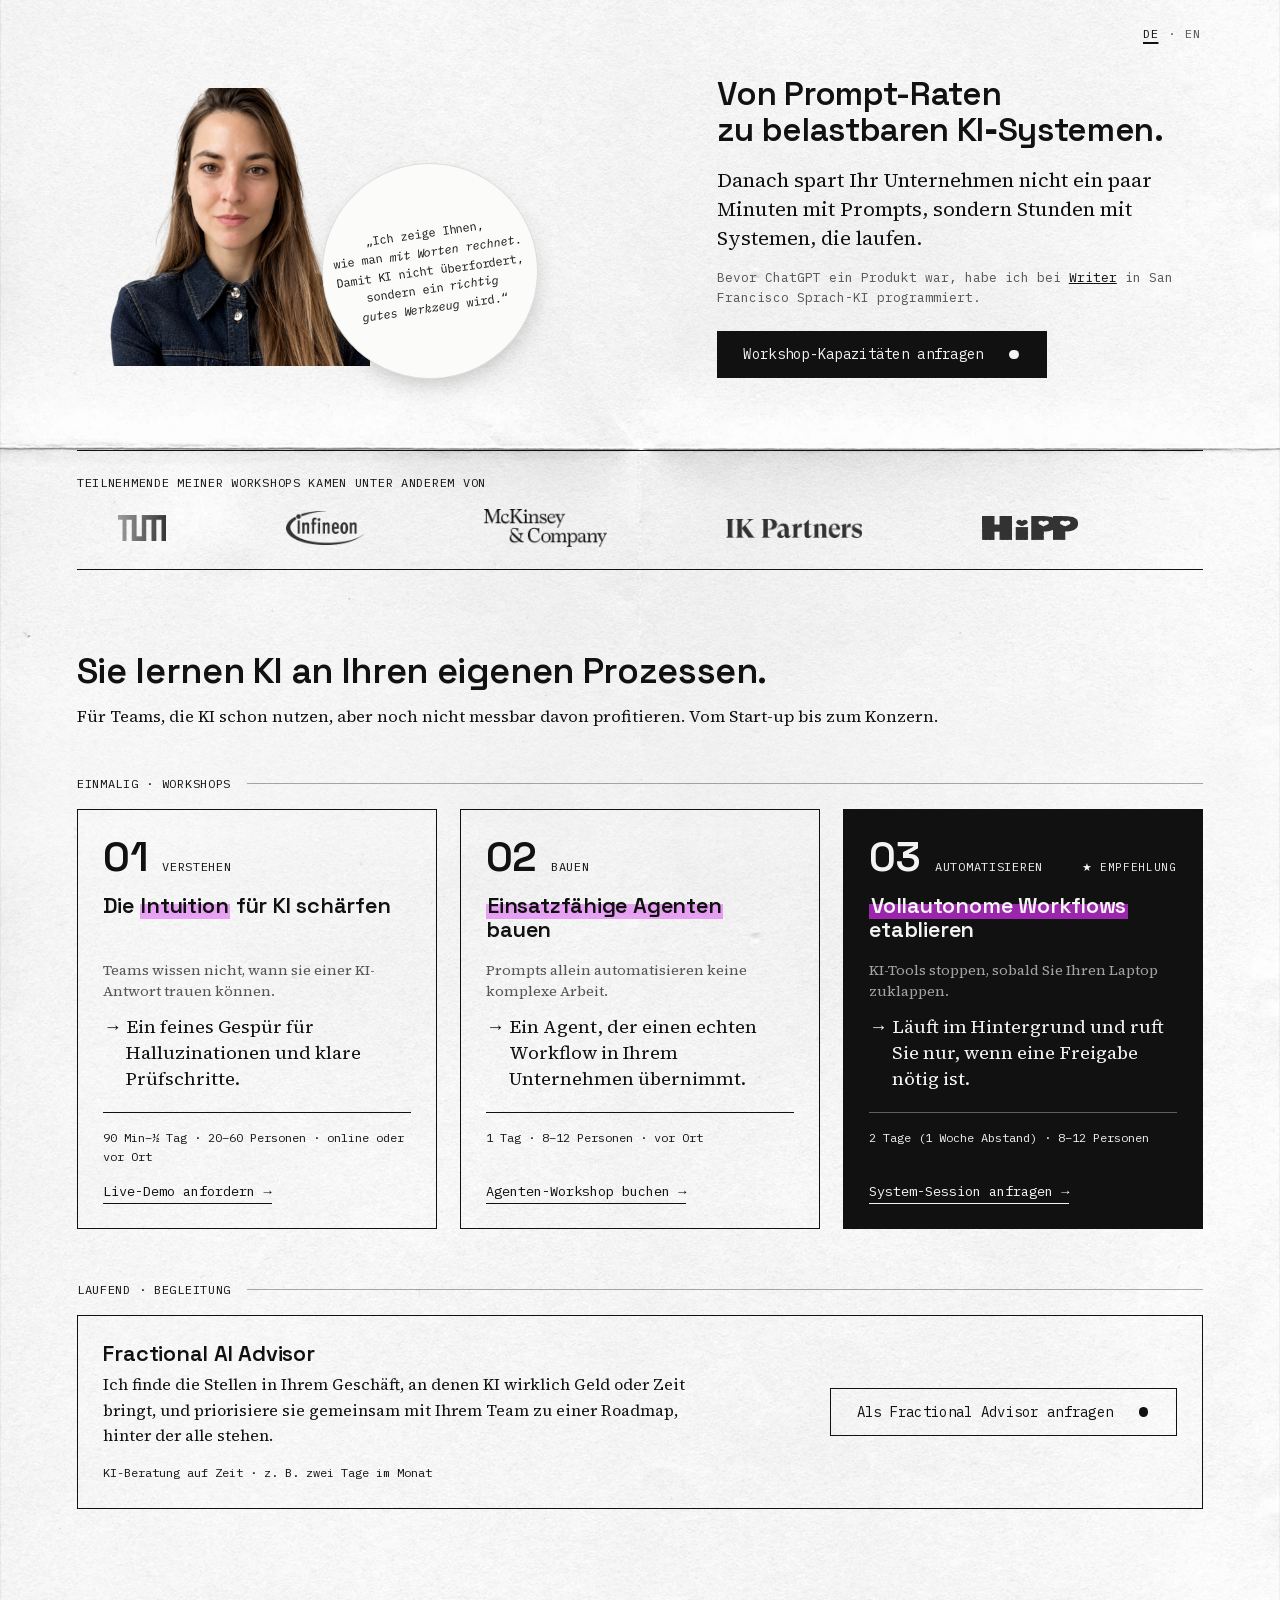
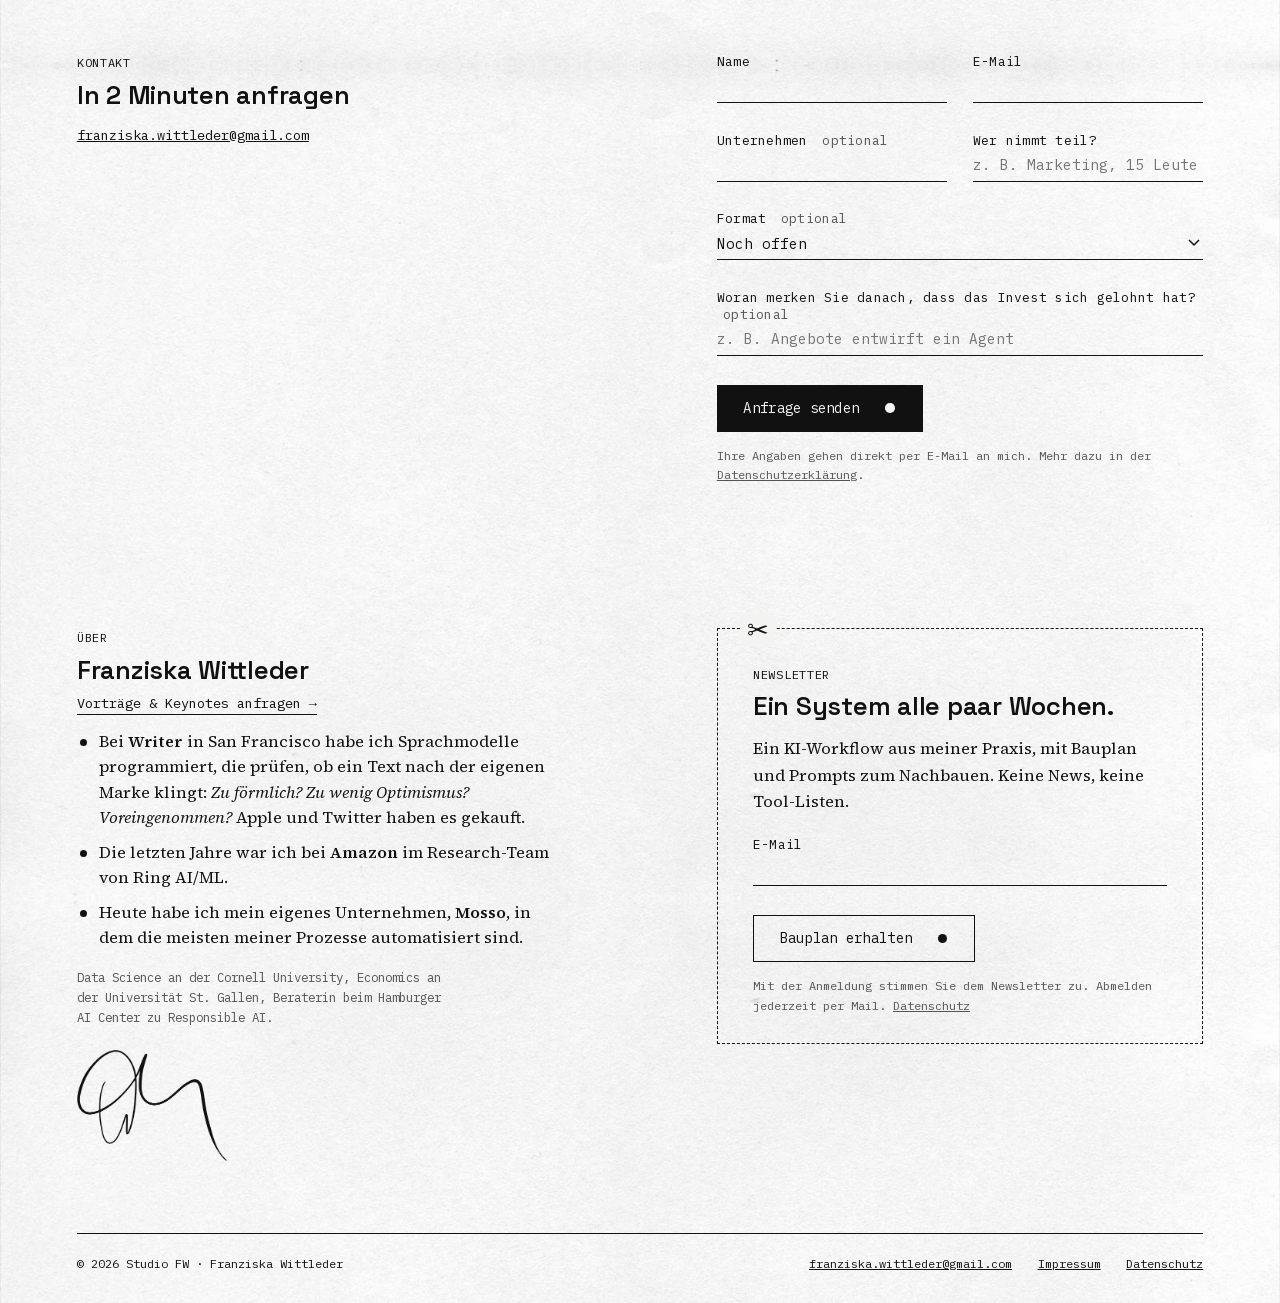
<file: index.html>
<!doctype html>
<html lang="de">
<head>
  <meta charset="utf-8">
  <meta name="viewport" content="width=device-width, initial-scale=1, viewport-fit=cover">
  <meta name="theme-color" content="#f3f3f1">
  <title>Studio FW – KI-Workshops für Teams</title>
  <meta name="description" content="KI-Workshops von Franziska Wittleder: vom Verständnis über einsatzfähige Agenten bis zu vollautonomen Workflows.">
  <link rel="alternate" hreflang="de" href="https://www.studio-fw.com/">
  <link rel="alternate" hreflang="en" href="https://www.studio-fw.com/en/">
  <link rel="alternate" hreflang="x-default" href="https://www.studio-fw.com/">
  <link rel="stylesheet" href="css/site.css?v=51">
</head>
<body>
  <nav class="lang-switch" aria-label="Sprache wählen">
    <a href="./" lang="de" aria-current="page">DE</a>
    <span aria-hidden="true">·</span>
    <a href="en/" lang="en" hreflang="en">EN</a>
  </nav>

  <main>

    <!-- Hero -->
    <section class="hero split">
      <div class="left">
        <figure class="portrait">
          <div class="photo-box">
            <img src="img/portrait.png?v=2" alt="Franziska Wittleder">
          </div>
          <figcaption class="hero-quote"><span>„Ich zeige Ihnen,<br>wie man <em>mit Worten rechnet</em>.<br>Damit KI nicht überfordert,<br>sondern ein <em>richtig</em><br><em>gutes Werkzeug</em> wird.“</span></figcaption>
        </figure>
      </div>
      <div class="right">
        <h1>Von Prompt-Raten<br>zu belastbaren KI&#8209;Systemen.</h1>
        <div class="intro">
          <p class="promise">Danach spart Ihr Unternehmen nicht ein paar Minuten mit Prompts, sondern Stunden mit Systemen, die laufen.</p>
          <p class="proof">Bevor ChatGPT ein Produkt war, habe ich bei <a href="https://techcrunch.com/2026/08/13/writer-introduces-new-ai-model-and-upgraded-harness-to-contain-token-costs/" target="_blank" rel="noopener">Writer</a> in San Francisco Sprach-KI programmiert.</p>
        </div>
        <a class="cta primary" href="#anfrage">Workshop-Kapazitäten anfragen</a>
      </div>
    </section>

    <!-- Logo-Band -->
    <div class="logos">
      <p class="label">Teilnehmende meiner Workshops kamen unter anderem von</p>
      <div class="logo-row">
        <div class="logo-track">
          <div class="logo-set">
            <img class="tum" src="img/logos/tum.png" alt="Technische Universität München">
            <img class="infineon" src="img/logos/infineon.png" alt="Infineon">
            <img class="mckinsey" src="img/logos/mckinsey.png" alt="McKinsey &amp; Company">
            <img class="ik" src="img/logos/ik-partners.png" alt="IK Partners">
            <img class="hipp" src="img/logos/hipp.png" alt="HiPP">
            <img class="dhl" src="img/logos/dhl.png" alt="DHL">
          </div>
          <!-- zweiter Durchlauf für die Endlosschleife, für Screenreader versteckt -->
          <div class="logo-set" aria-hidden="true">
            <img class="tum" src="img/logos/tum.png" alt="">
            <img class="infineon" src="img/logos/infineon.png" alt="">
            <img class="mckinsey" src="img/logos/mckinsey.png" alt="">
            <img class="ik" src="img/logos/ik-partners.png" alt="">
            <img class="hipp" src="img/logos/hipp.png" alt="">
            <img class="dhl" src="img/logos/dhl.png" alt="">
          </div>
        </div>
      </div>
    </div>

    <!-- Framework -->
    <section id="framework">
      <div class="framework-head">
        <h2>Sie lernen KI an Ihren eigenen Prozessen.</h2>
        <p class="for-whom">Für Teams, die KI schon nutzen, aber noch nicht messbar davon profitieren. Vom Start-up bis zum Konzern.</p>
      </div>

      <p class="offer-kind">Einmalig · Workshops</p>
      <div class="phases">
      <article class="phase">
        <p class="phase-num"><span class="num">01</span><span class="verb">Verstehen</span></p>
        <h3>Die <mark class="hl">Intuition</mark> für KI schärfen</h3>
        <p class="before">Teams wissen nicht, wann sie einer KI-Antwort trauen können.</p>
        <p class="after">Ein feines Gespür für Halluzinationen und klare Prüfschritte.</p>
        <p class="facts">90 Min–½ Tag · 20–60 Personen · online oder vor Ort</p>
        <a class="phase-link" href="#anfrage" data-format="phase1">Live-Demo anfordern →</a>
      </article>

      <article class="phase">
        <p class="phase-num"><span class="num">02</span><span class="verb">Bauen</span></p>
        <h3><mark class="hl">Einsatzfähige Agenten</mark> bauen</h3>
        <p class="before">Prompts allein automatisieren keine komplexe Arbeit.</p>
        <p class="after">Ein Agent, der einen echten Workflow in Ihrem Unternehmen übernimmt.</p>
        <p class="facts">1 Tag · 8–12 Personen · vor Ort</p>
        <a class="phase-link" href="#anfrage" data-format="phase2">Agenten-Workshop buchen →</a>
      </article>

      <article class="phase featured">
        <p class="phase-num"><span class="num">03</span><span class="verb">Automatisieren</span><span class="badge">★ Empfehlung</span></p>
        <h3><mark class="hl">Vollautonome Workflows</mark> etablieren</h3>
        <p class="before">KI-Tools stoppen, sobald Sie Ihren Laptop zuklappen.</p>
        <p class="after">Läuft im Hintergrund und ruft Sie nur, wenn eine Freigabe nötig ist.</p>
        <p class="facts">2 Tage (1 Woche Abstand) · 8–12 Personen</p>
        <a class="phase-link" href="#anfrage" data-format="phase3">System-Session anfragen →</a>
      </article>
      </div>

      <!-- Laufende Begleitung: über die ganze Breite -->
      <p class="offer-kind offer-kind-later">Laufend · Begleitung</p>
      <div class="advisor">
        <div>
          <h3>Fractional AI Advisor</h3>
          <p class="advisor-text">Ich finde die Stellen in Ihrem Geschäft, an denen KI wirklich Geld oder Zeit bringt, und priorisiere sie gemeinsam mit Ihrem Team zu einer Roadmap, hinter der alle stehen.</p>
          <p class="facts">KI-Beratung auf Zeit · z. B. zwei Tage im Monat</p>
        </div>
        <a class="cta" href="#anfrage" data-format="advisor">Als Fractional Advisor anfragen</a>
      </div>
    </section>

    <!-- Anfrage: Felder paarweise -->
    <section id="anfrage" class="split contact">
      <div>
        <p class="label">Kontakt</p>
        <h2 style="margin-top:0.6rem">In 2 Minuten anfragen</h2>
        <a class="mail" href="mailto:franziska.wittleder@gmail.com">franziska.wittleder@gmail.com</a>
      </div>
      <div>
        <form id="request-form" data-subject="Anfrage">
          <div class="field-grid">
            <div class="field">
              <input id="r-name" name="name" type="text" autocomplete="name" required>
              <label for="r-name">Name</label>
            </div>
            <div class="field">
              <input id="r-email" name="email" type="email" autocomplete="email" required>
              <label for="r-email">E-Mail</label>
            </div>
            <div class="field">
              <input id="r-company" name="company" type="text" autocomplete="organization">
              <label for="r-company">Unternehmen <span class="opt">optional</span></label>
            </div>
            <div class="field">
              <input id="r-who" name="who" type="text" placeholder="z. B. Marketing, 15 Leute" required>
              <label for="r-who">Wer nimmt teil?</label>
            </div>
            <div class="field field-wide">
              <select id="r-format" name="format">
                <option value="offen">Noch offen</option>
                <option value="phase1">Phase 1 – Intuition für KI schärfen</option>
                <option value="phase2">Phase 2 – Einsatzfähige Agenten bauen</option>
                <option value="phase3">Phase 3 – Vollautonome Workflows</option>
                <option value="talk">Vortrag / Keynote</option>
                <option value="advisor">Laufende Begleitung (Fractional Advisor)</option>
              </select>
              <label for="r-format">Format <span class="opt">optional</span></label>
            </div>
            <div class="field field-wide">
              <input id="r-goal" name="goal" type="text" placeholder="z. B. Angebote entwirft ein Agent">
              <label for="r-goal">Woran merken Sie danach, dass das Invest sich gelohnt hat? <span class="opt">optional</span></label>
            </div>
          </div>
          <input class="hp" type="text" name="_honey" tabindex="-1" autocomplete="off" aria-hidden="true">
          <button class="cta primary" type="submit">Anfrage senden</button>
          <p class="form-note">Ihre Angaben gehen direkt per E-Mail an mich. Mehr dazu in der <a href="datenschutz.html#anfrage">Datenschutzerklärung</a>.</p>
          <p class="form-error" hidden></p>
        </form>
        <p class="thanks" hidden>Danke! Ihre Anfrage ist angekommen. Ich melde mich innerhalb von 24 Stunden mit konkreten Terminoptionen.</p>
      </div>
    </section>

    <!-- Über und Newsletter nebeneinander -->
    <section class="duo">
      <div class="about">
        <p class="label">Über</p>
        <h2 style="margin-top:0.6rem">Franziska Wittleder</h2>
        <p class="about-links"><a class="phase-link" href="#anfrage" data-format="talk">Vorträge &amp; Keynotes anfragen →</a></p>
        <ul class="about-list">
          <li>Bei <strong>Writer</strong> in San Francisco habe ich Sprachmodelle programmiert, die prüfen, ob ein Text nach der eigenen Marke klingt: <em>Zu förmlich? Zu wenig Optimismus? Voreingenommen?</em> Apple und Twitter haben es gekauft.</li>
          <li>Die letzten Jahre war ich bei <strong>Amazon</strong> im Research-Team von Ring AI/ML.</li>
          <li>Heute habe ich mein eigenes Unternehmen, <strong>Mosso</strong>, in dem die meisten meiner Prozesse automatisiert sind.</li>
        </ul>
        <p class="about-small">Data Science an der Cornell University, Economics an der Universität St. Gallen, Beraterin beim Hamburger AI Center zu Responsible AI.</p>
        <img class="signature" src="img/unterschrift.png" alt="Unterschrift Franziska Wittleder">
      </div>

      <!-- Newsletter als Abschnitt zum Ausschneiden -->
      <div class="coupon newsletter">
        <p class="label">Newsletter</p>
        <h2 style="margin-top:0.6rem">Ein System alle paar Wochen.</h2>
        <p class="newsletter-lead">Ein KI-Workflow aus meiner Praxis, mit Bauplan und Prompts zum Nachbauen. Keine News, keine Tool-Listen.</p>
        <form id="newsletter-form" data-subject="Newsletter-Anmeldung">
          <div class="field">
            <input id="email" name="email" type="email" autocomplete="email" required>
            <label for="email">E-Mail</label>
          </div>
          <input class="hp" type="text" name="_honey" tabindex="-1" autocomplete="off" aria-hidden="true">
          <button class="cta" type="submit">Bauplan erhalten</button>
          <p class="form-note">Mit der Anmeldung stimmen Sie dem Newsletter zu. Abmelden jederzeit per Mail. <a href="datenschutz.html#newsletter">Datenschutz</a></p>
          <p class="form-error" hidden></p>
        </form>
        <p class="thanks" hidden>Danke! Sie sind dabei.</p>
      </div>
    </section>
  </main>

  <footer>
    <span>© 2026 Studio FW · Franziska Wittleder</span>
    <nav class="footer-links">
      <a href="mailto:franziska.wittleder@gmail.com">franziska.wittleder@gmail.com</a>
      <a href="impressum.html">Impressum</a>
      <a href="datenschutz.html">Datenschutz</a>
    </nav>
  </footer>

  <script src="js/forms.js?v=14"></script>
</body>
</html>
</file>
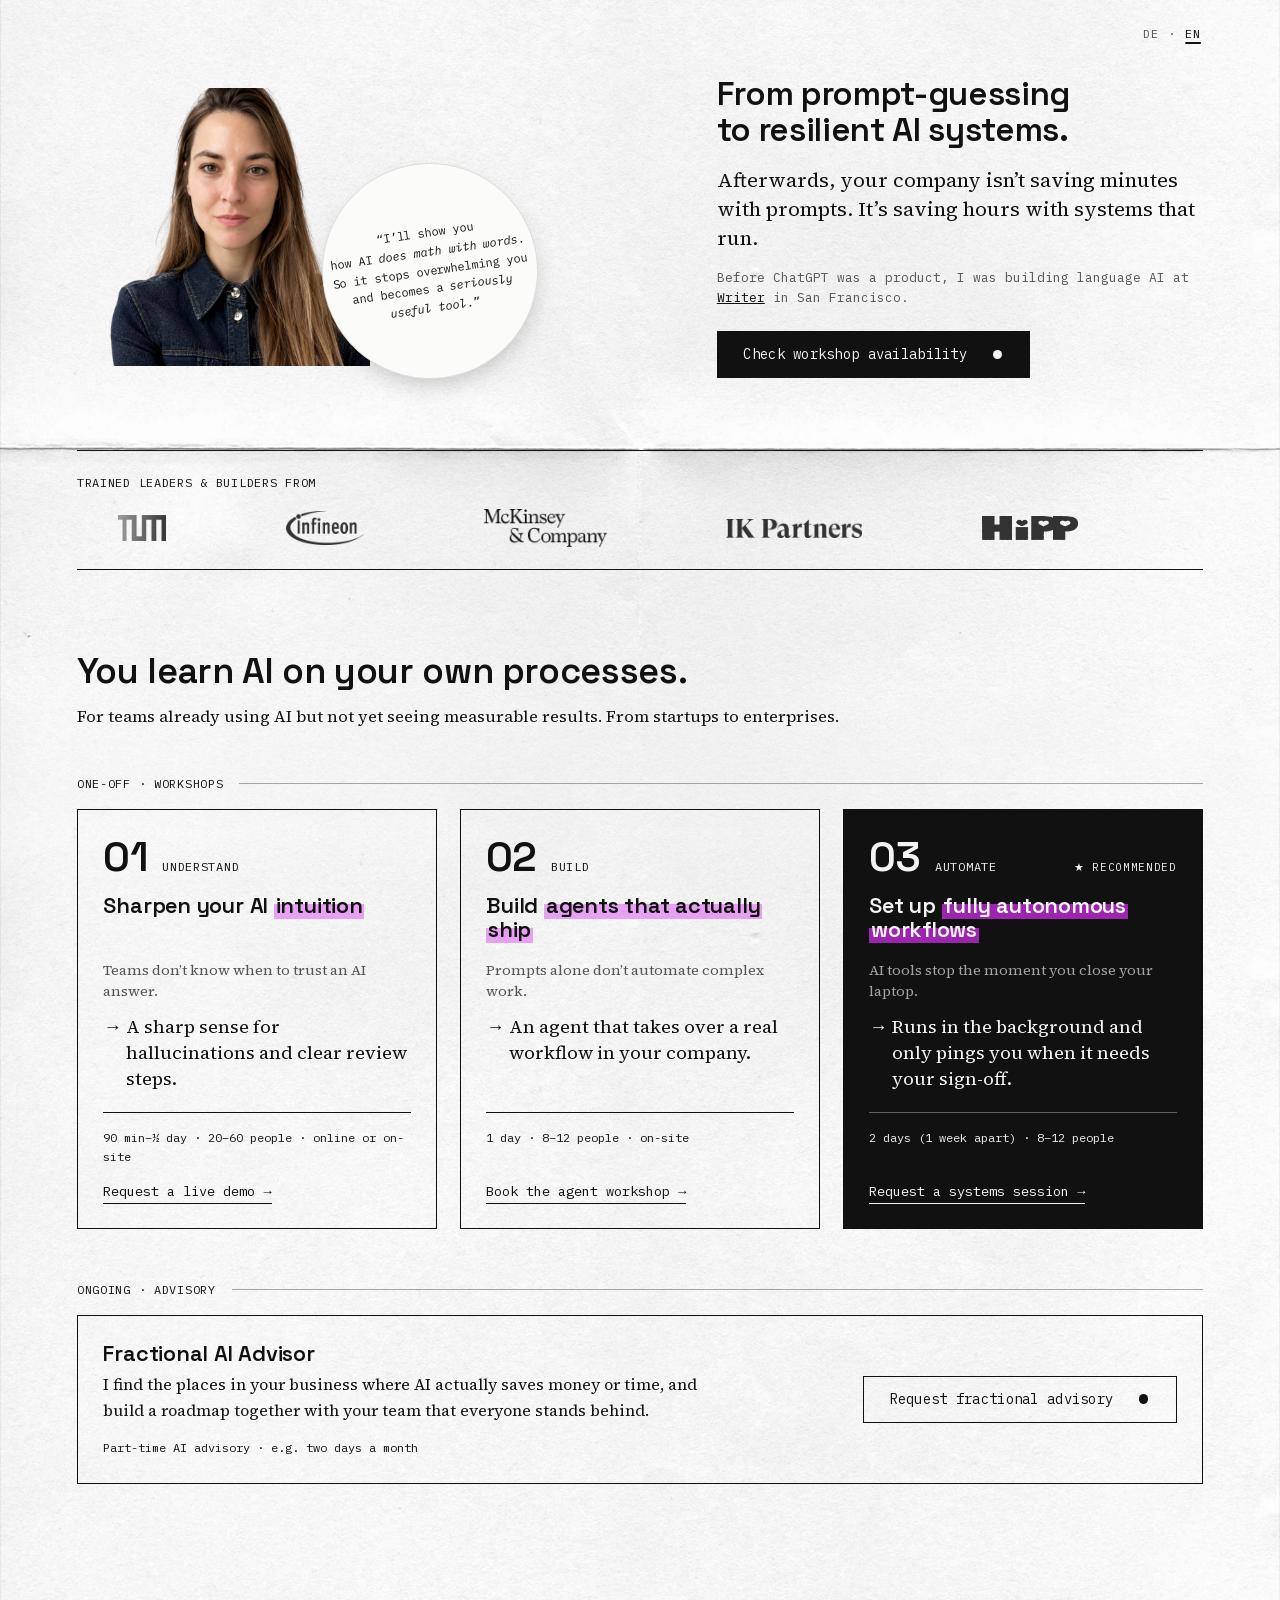
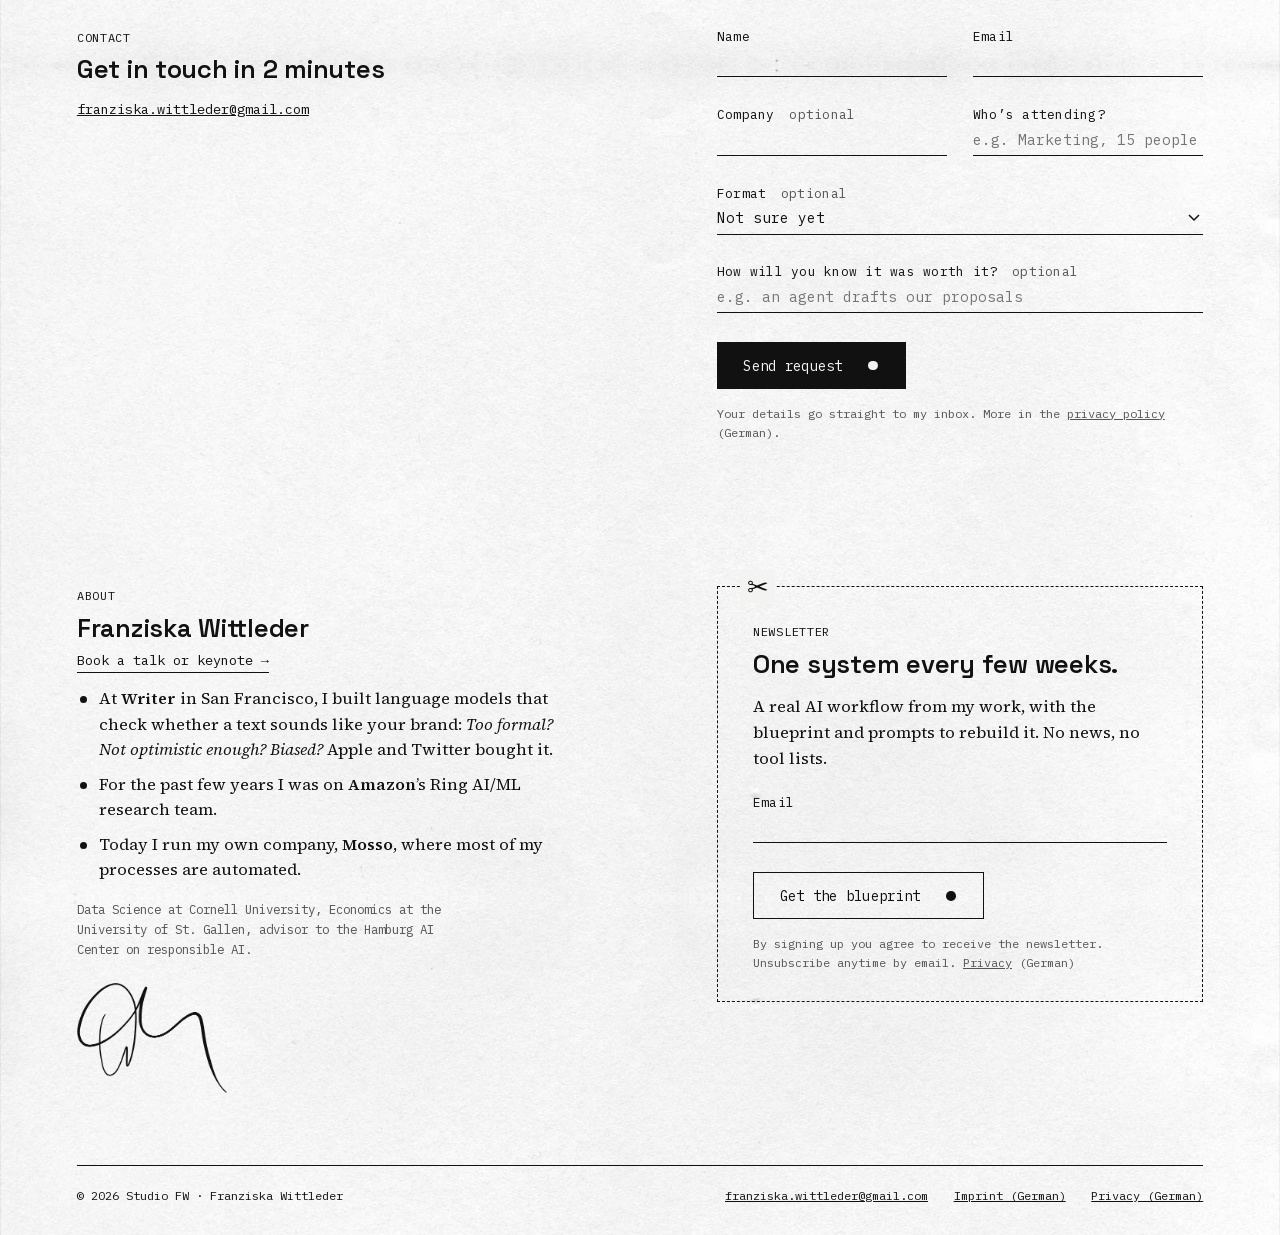
<file: en/index.html>
<!doctype html>
<html lang="en">
<head>
  <meta charset="utf-8">
  <meta name="viewport" content="width=device-width, initial-scale=1, viewport-fit=cover">
  <meta name="theme-color" content="#f3f3f1">
  <title>Studio FW – AI workshops for teams</title>
  <meta name="description" content="AI workshops by Franziska Wittleder: from understanding AI to agents that ship to fully autonomous workflows.">
  <link rel="alternate" hreflang="de" href="https://www.studio-fw.com/">
  <link rel="alternate" hreflang="en" href="https://www.studio-fw.com/en/">
  <link rel="alternate" hreflang="x-default" href="https://www.studio-fw.com/">
  <link rel="stylesheet" href="../css/site.css?v=51">
</head>
<body>
  <nav class="lang-switch" aria-label="Choose language">
    <a href="../" lang="de" hreflang="de">DE</a>
    <span aria-hidden="true">·</span>
    <a href="./" lang="en" aria-current="page">EN</a>
  </nav>

  <main>

    <!-- Hero -->
    <section class="hero split">
      <div class="left">
        <figure class="portrait">
          <div class="photo-box">
            <img src="../img/portrait.png?v=2" alt="Franziska Wittleder">
          </div>
          <figcaption class="hero-quote"><span>“I’ll show you<br>how AI <em>does math with words</em>.<br>So it stops overwhelming you<br>and becomes a <em>seriously</em><br><em>useful tool</em>.”</span></figcaption>
        </figure>
      </div>
      <div class="right">
        <h1>From prompt-guessing<br>to resilient AI&nbsp;systems.</h1>
        <div class="intro">
          <p class="promise">Afterwards, your company isn’t saving minutes with prompts. It’s saving hours with systems that run.</p>
          <p class="proof">Before ChatGPT was a product, I was building language AI at <a href="https://techcrunch.com/2026/08/13/writer-introduces-new-ai-model-and-upgraded-harness-to-contain-token-costs/" target="_blank" rel="noopener">Writer</a> in San Francisco.</p>
        </div>
        <a class="cta primary" href="#anfrage">Check workshop availability</a>
      </div>
    </section>

    <!-- Logo-Band -->
    <div class="logos">
      <p class="label">Trained leaders &amp; builders from</p>
      <div class="logo-row">
        <div class="logo-track">
          <div class="logo-set">
            <img class="tum" src="../img/logos/tum.png" alt="Technische Universität München">
            <img class="infineon" src="../img/logos/infineon.png" alt="Infineon">
            <img class="mckinsey" src="../img/logos/mckinsey.png" alt="McKinsey &amp; Company">
            <img class="ik" src="../img/logos/ik-partners.png" alt="IK Partners">
            <img class="hipp" src="../img/logos/hipp.png" alt="HiPP">
            <img class="dhl" src="../img/logos/dhl.png" alt="DHL">
          </div>
          <!-- second pass for the endless loop, hidden from screen readers -->
          <div class="logo-set" aria-hidden="true">
            <img class="tum" src="../img/logos/tum.png" alt="">
            <img class="infineon" src="../img/logos/infineon.png" alt="">
            <img class="mckinsey" src="../img/logos/mckinsey.png" alt="">
            <img class="ik" src="../img/logos/ik-partners.png" alt="">
            <img class="hipp" src="../img/logos/hipp.png" alt="">
            <img class="dhl" src="../img/logos/dhl.png" alt="">
          </div>
        </div>
      </div>
    </div>

    <!-- Framework -->
    <section id="framework">
      <div class="framework-head">
        <h2>You learn AI on your own processes.</h2>
        <p class="for-whom">For teams already using AI but not yet seeing measurable results. From startups to enterprises.</p>
      </div>

      <p class="offer-kind">One-off · Workshops</p>
      <div class="phases">
      <article class="phase">
        <p class="phase-num"><span class="num">01</span><span class="verb">Understand</span></p>
        <h3>Sharpen your AI <mark class="hl">intuition</mark></h3>
        <p class="before">Teams don’t know when to trust an AI answer.</p>
        <p class="after">A sharp sense for hallucinations and clear review steps.</p>
        <p class="facts">90 min–½ day · 20–60 people · online or on-site</p>
        <a class="phase-link" href="#anfrage" data-format="phase1">Request a live demo →</a>
      </article>

      <article class="phase">
        <p class="phase-num"><span class="num">02</span><span class="verb">Build</span></p>
        <h3>Build <mark class="hl">agents that actually ship</mark></h3>
        <p class="before">Prompts alone don’t automate complex work.</p>
        <p class="after">An agent that takes over a real workflow in your company.</p>
        <p class="facts">1 day · 8–12 people · on-site</p>
        <a class="phase-link" href="#anfrage" data-format="phase2">Book the agent workshop →</a>
      </article>

      <article class="phase featured">
        <p class="phase-num"><span class="num">03</span><span class="verb">Automate</span><span class="badge">★ Recommended</span></p>
        <h3>Set up <mark class="hl">fully autonomous workflows</mark></h3>
        <p class="before">AI tools stop the moment you close your laptop.</p>
        <p class="after">Runs in the background and only pings you when it needs your sign-off.</p>
        <p class="facts">2 days (1 week apart) · 8–12 people</p>
        <a class="phase-link" href="#anfrage" data-format="phase3">Request a systems session →</a>
      </article>
      </div>

      <!-- Ongoing advisory: full width -->
      <p class="offer-kind offer-kind-later">Ongoing · Advisory</p>
      <div class="advisor">
        <div>
          <h3>Fractional AI Advisor</h3>
          <p class="advisor-text">I find the places in your business where AI actually saves money or time, and build a roadmap together with your team that everyone stands behind.</p>
          <p class="facts">Part-time AI advisory · e.g. two days a month</p>
        </div>
        <a class="cta" href="#anfrage" data-format="advisor">Request fractional advisory</a>
      </div>
    </section>

    <!-- Request form: fields in pairs -->
    <section id="anfrage" class="split contact">
      <div>
        <p class="label">Contact</p>
        <h2 style="margin-top:0.6rem">Get in touch in 2 minutes</h2>
        <a class="mail" href="mailto:franziska.wittleder@gmail.com">franziska.wittleder@gmail.com</a>
      </div>
      <div>
        <form id="request-form" data-subject="[EN] Anfrage">
          <div class="field-grid">
            <div class="field">
              <input id="r-name" name="name" type="text" autocomplete="name" required>
              <label for="r-name">Name</label>
            </div>
            <div class="field">
              <input id="r-email" name="email" type="email" autocomplete="email" required>
              <label for="r-email">Email</label>
            </div>
            <div class="field">
              <input id="r-company" name="company" type="text" autocomplete="organization">
              <label for="r-company">Company <span class="opt">optional</span></label>
            </div>
            <div class="field">
              <input id="r-who" name="who" type="text" placeholder="e.g. Marketing, 15 people" required>
              <label for="r-who">Who’s attending?</label>
            </div>
            <div class="field field-wide">
              <select id="r-format" name="format">
                <option value="offen">Not sure yet</option>
                <option value="phase1">Phase 1 – Sharpen your AI intuition</option>
                <option value="phase2">Phase 2 – Build agents that actually ship</option>
                <option value="phase3">Phase 3 – Fully autonomous workflows</option>
                <option value="talk">Talk / keynote</option>
                <option value="advisor">Ongoing advisory (fractional advisor)</option>
              </select>
              <label for="r-format">Format <span class="opt">optional</span></label>
            </div>
            <div class="field field-wide">
              <input id="r-goal" name="goal" type="text" placeholder="e.g. an agent drafts our proposals">
              <label for="r-goal">How will you know it was worth it? <span class="opt">optional</span></label>
            </div>
          </div>
          <input class="hp" type="text" name="_honey" tabindex="-1" autocomplete="off" aria-hidden="true">
          <button class="cta primary" type="submit">Send request</button>
          <p class="form-note">Your details go straight to my inbox. More in the <a href="../datenschutz.html#anfrage">privacy policy</a> (German).</p>
          <p class="form-error" hidden></p>
        </form>
        <p class="thanks" hidden>Thanks! Got it. I’ll get back to you within 24 hours with concrete dates.</p>
      </div>
    </section>

    <!-- About and newsletter side by side -->
    <section class="duo">
      <div class="about">
        <p class="label">About</p>
        <h2 style="margin-top:0.6rem">Franziska Wittleder</h2>
        <p class="about-links"><a class="phase-link" href="#anfrage" data-format="talk">Book a talk or keynote →</a></p>
        <ul class="about-list">
          <li>At <strong>Writer</strong> in San Francisco, I built language models that check whether a text sounds like your brand: <em>Too formal? Not optimistic enough? Biased?</em> Apple and Twitter bought it.</li>
          <li>For the past few years I was on <strong>Amazon</strong>’s Ring AI/ML research team.</li>
          <li>Today I run my own company, <strong>Mosso</strong>, where most of my processes are automated.</li>
        </ul>
        <p class="about-small">Data Science at Cornell University, Economics at the University of St. Gallen, advisor to the Hamburg AI Center on responsible AI.</p>
        <img class="signature" src="../img/unterschrift.png" alt="Signature of Franziska Wittleder">
      </div>

      <!-- Newsletter as a cut-out coupon -->
      <div class="coupon newsletter">
        <p class="label">Newsletter</p>
        <h2 style="margin-top:0.6rem">One system every few weeks.</h2>
        <p class="newsletter-lead">A real AI workflow from my work, with the blueprint and prompts to rebuild it. No news, no tool lists.</p>
        <form id="newsletter-form" data-subject="[EN] Newsletter-Anmeldung">
          <div class="field">
            <input id="email" name="email" type="email" autocomplete="email" required>
            <label for="email">Email</label>
          </div>
          <input class="hp" type="text" name="_honey" tabindex="-1" autocomplete="off" aria-hidden="true">
          <button class="cta" type="submit">Get the blueprint</button>
          <p class="form-note">By signing up you agree to receive the newsletter. Unsubscribe anytime by email. <a href="../datenschutz.html#newsletter">Privacy</a> (German)</p>
          <p class="form-error" hidden></p>
        </form>
        <p class="thanks" hidden>Thanks! You’re in.</p>
      </div>
    </section>
  </main>

  <footer>
    <span>© 2026 Studio FW · Franziska Wittleder</span>
    <nav class="footer-links">
      <a href="mailto:franziska.wittleder@gmail.com">franziska.wittleder@gmail.com</a>
      <a href="../impressum.html" hreflang="de">Imprint (German)</a>
      <a href="../datenschutz.html" hreflang="de">Privacy (German)</a>
    </nav>
  </footer>

  <script src="../js/forms.js?v=14"></script>
</body>
</html>
</file>
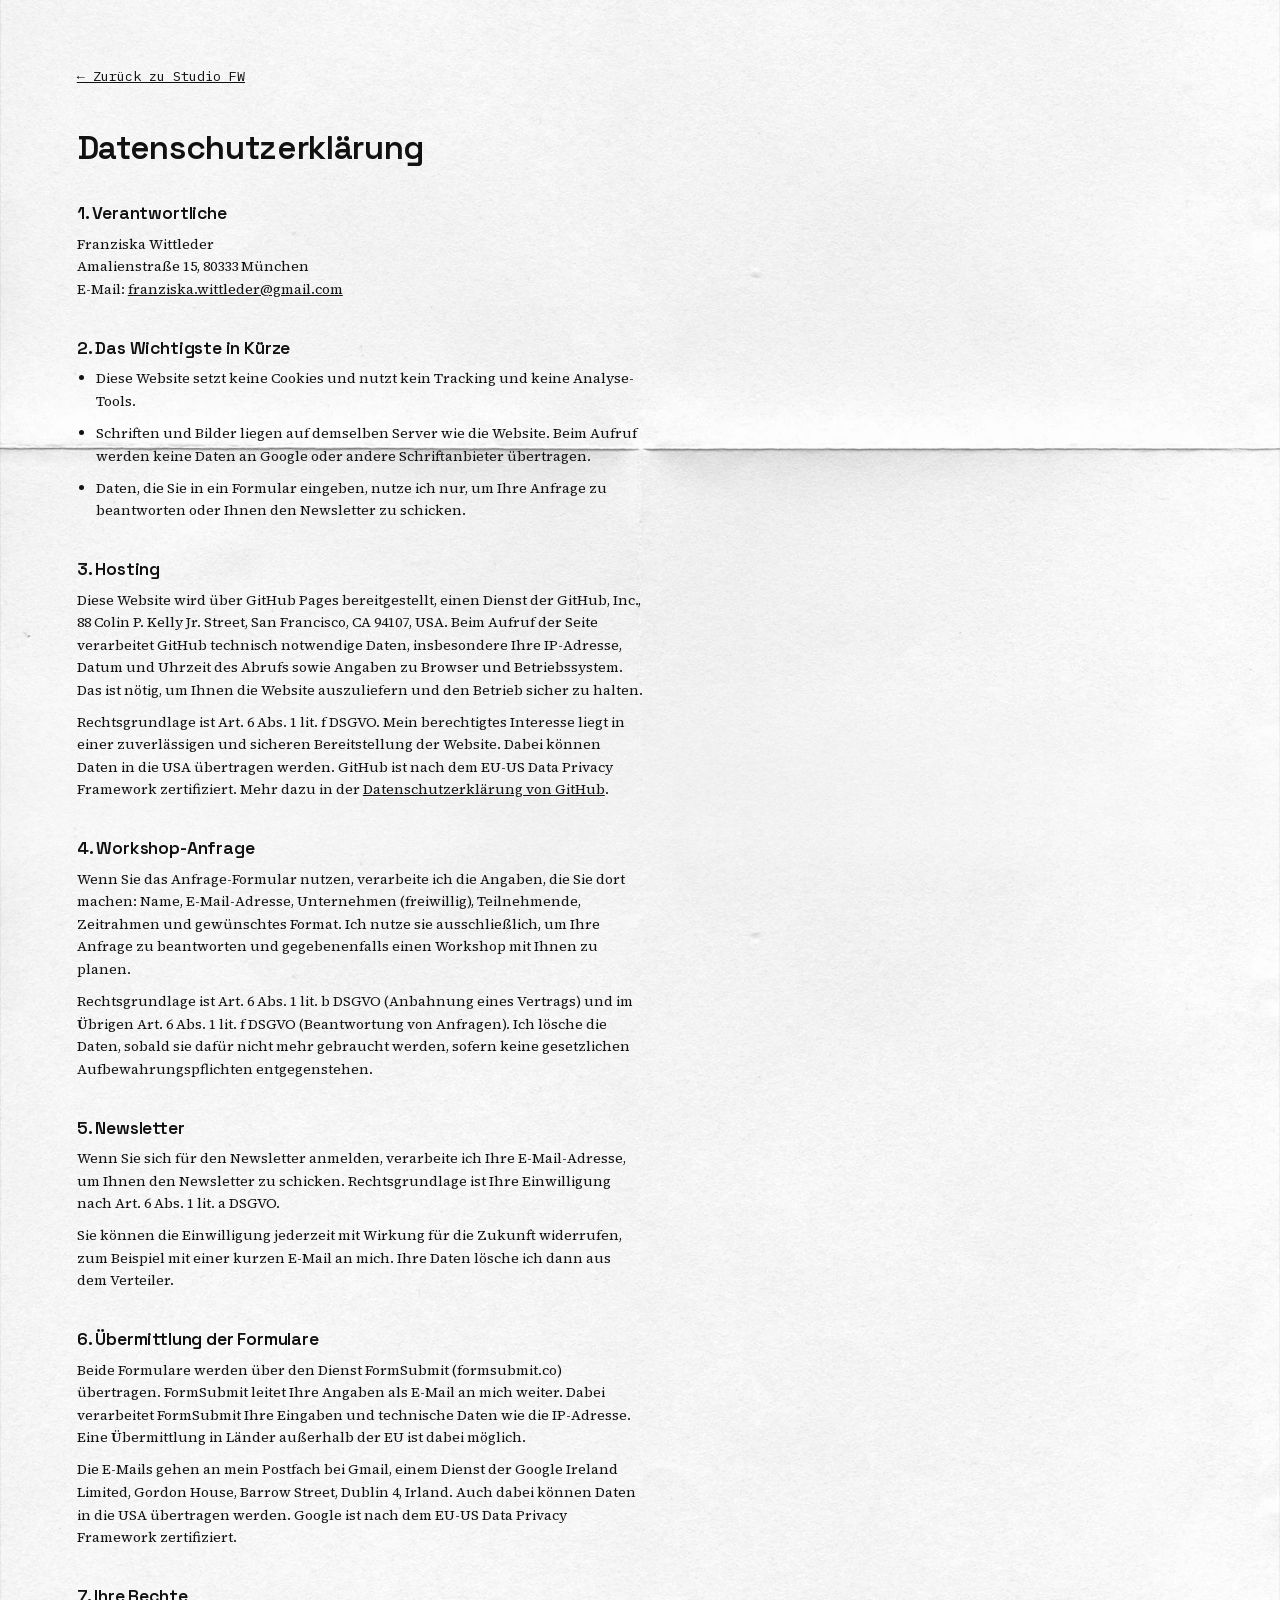
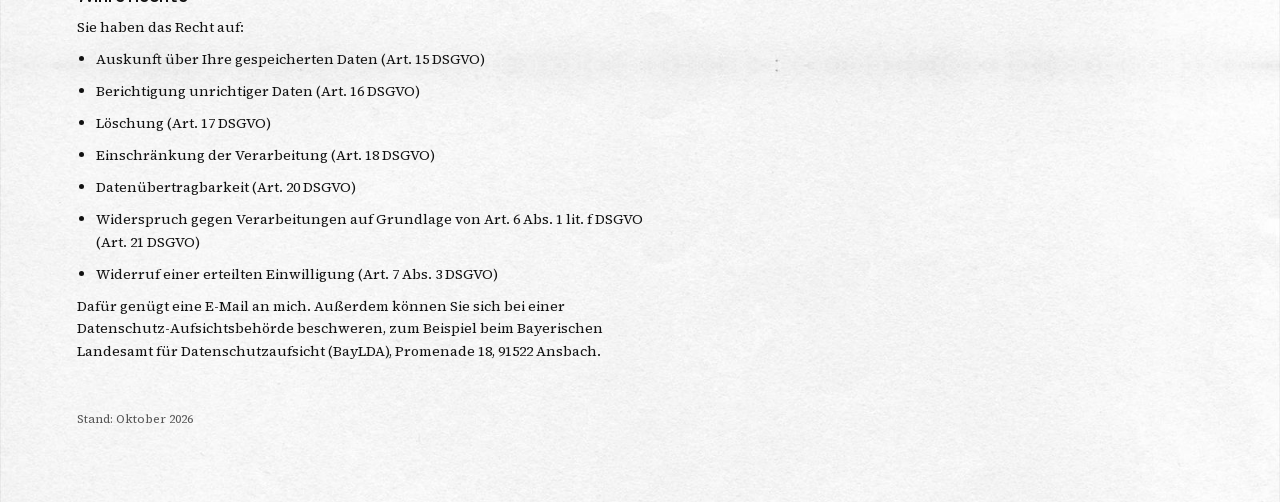
<file: datenschutz.html>
<!doctype html>
<html lang="de">
<head>
  <meta charset="utf-8">
  <meta name="viewport" content="width=device-width, initial-scale=1, viewport-fit=cover">
  <meta name="theme-color" content="#f3f3f1">
  <meta name="robots" content="noindex">
  <title>Datenschutz – Studio FW</title>
  <link rel="stylesheet" href="css/site.css?v=51">
</head>
<body>
  <main class="legal">
    <a class="back" href="index.html">← Zurück zu Studio FW</a>

    <h1>Datenschutzerklärung</h1>

    <h2>1. Verantwortliche</h2>
    <p>Franziska Wittleder<br>
      Amalienstraße 15, 80333 München<br>
      E-Mail: <a href="mailto:franziska.wittleder@gmail.com">franziska.wittleder@gmail.com</a></p>

    <h2>2. Das Wichtigste in Kürze</h2>
    <ul>
      <li>Diese Website setzt keine Cookies und nutzt kein Tracking und keine Analyse-Tools.</li>
      <li>Schriften und Bilder liegen auf demselben Server wie die Website. Beim Aufruf werden keine Daten an Google oder andere Schriftanbieter übertragen.</li>
      <li>Daten, die Sie in ein Formular eingeben, nutze ich nur, um Ihre Anfrage zu beantworten oder Ihnen den Newsletter zu schicken.</li>
    </ul>

    <h2>3. Hosting</h2>
    <p>Diese Website wird über GitHub Pages bereitgestellt, einen Dienst der GitHub, Inc., 88 Colin P. Kelly Jr. Street, San Francisco, CA 94107, USA. Beim Aufruf der Seite verarbeitet GitHub technisch notwendige Daten, insbesondere Ihre IP-Adresse, Datum und Uhrzeit des Abrufs sowie Angaben zu Browser und Betriebssystem. Das ist nötig, um Ihnen die Website auszuliefern und den Betrieb sicher zu halten.</p>
    <p>Rechtsgrundlage ist Art. 6 Abs. 1 lit. f DSGVO. Mein berechtigtes Interesse liegt in einer zuverlässigen und sicheren Bereitstellung der Website. Dabei können Daten in die USA übertragen werden. GitHub ist nach dem EU-US Data Privacy Framework zertifiziert. Mehr dazu in der <a href="https://docs.github.com/de/site-policy/privacy-policies/github-general-privacy-statement">Datenschutzerklärung von GitHub</a>.</p>

    <h2 id="anfrage">4. Workshop-Anfrage</h2>
    <p>Wenn Sie das Anfrage-Formular nutzen, verarbeite ich die Angaben, die Sie dort machen: Name, E-Mail-Adresse, Unternehmen (freiwillig), Teilnehmende, Zeitrahmen und gewünschtes Format. Ich nutze sie ausschließlich, um Ihre Anfrage zu beantworten und gegebenenfalls einen Workshop mit Ihnen zu planen.</p>
    <p>Rechtsgrundlage ist Art. 6 Abs. 1 lit. b DSGVO (Anbahnung eines Vertrags) und im Übrigen Art. 6 Abs. 1 lit. f DSGVO (Beantwortung von Anfragen). Ich lösche die Daten, sobald sie dafür nicht mehr gebraucht werden, sofern keine gesetzlichen Aufbewahrungspflichten entgegenstehen.</p>

    <h2 id="newsletter">5. Newsletter</h2>
    <p>Wenn Sie sich für den Newsletter anmelden, verarbeite ich Ihre E-Mail-Adresse, um Ihnen den Newsletter zu schicken. Rechtsgrundlage ist Ihre Einwilligung nach Art. 6 Abs. 1 lit. a DSGVO.</p>
    <p>Sie können die Einwilligung jederzeit mit Wirkung für die Zukunft widerrufen, zum Beispiel mit einer kurzen E-Mail an mich. Ihre Daten lösche ich dann aus dem Verteiler.</p>

    <h2>6. Übermittlung der Formulare</h2>
    <p>Beide Formulare werden über den Dienst FormSubmit (formsubmit.co) übertragen. FormSubmit leitet Ihre Angaben als E-Mail an mich weiter. Dabei verarbeitet FormSubmit Ihre Eingaben und technische Daten wie die IP-Adresse. Eine Übermittlung in Länder außerhalb der EU ist dabei möglich.</p>
    <p>Die E-Mails gehen an mein Postfach bei Gmail, einem Dienst der Google Ireland Limited, Gordon House, Barrow Street, Dublin 4, Irland. Auch dabei können Daten in die USA übertragen werden. Google ist nach dem EU-US Data Privacy Framework zertifiziert.</p>

    <h2>7. Ihre Rechte</h2>
    <p>Sie haben das Recht auf:</p>
    <ul>
      <li>Auskunft über Ihre gespeicherten Daten (Art. 15 DSGVO)</li>
      <li>Berichtigung unrichtiger Daten (Art. 16 DSGVO)</li>
      <li>Löschung (Art. 17 DSGVO)</li>
      <li>Einschränkung der Verarbeitung (Art. 18 DSGVO)</li>
      <li>Datenübertragbarkeit (Art. 20 DSGVO)</li>
      <li>Widerspruch gegen Verarbeitungen auf Grundlage von Art. 6 Abs. 1 lit. f DSGVO (Art. 21 DSGVO)</li>
      <li>Widerruf einer erteilten Einwilligung (Art. 7 Abs. 3 DSGVO)</li>
    </ul>
    <p>Dafür genügt eine E-Mail an mich. Außerdem können Sie sich bei einer Datenschutz-Aufsichtsbehörde beschweren, zum Beispiel beim Bayerischen Landesamt für Datenschutzaufsicht (BayLDA), Promenade 18, 91522 Ansbach.</p>

    <p class="stand">Stand: Oktober 2026</p>
  </main>
</body>
</html>
</file>
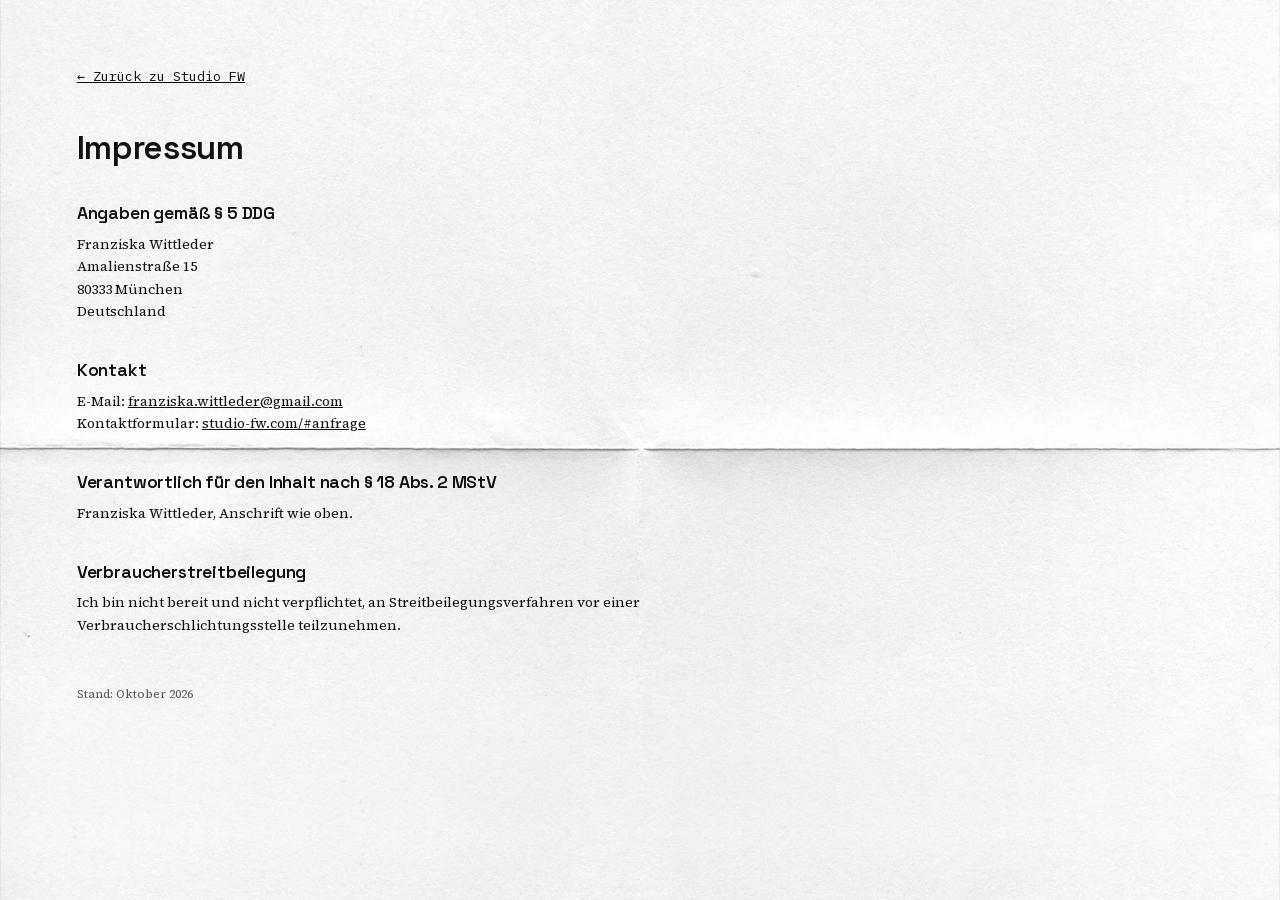
<file: impressum.html>
<!doctype html>
<html lang="de">
<head>
  <meta charset="utf-8">
  <meta name="viewport" content="width=device-width, initial-scale=1, viewport-fit=cover">
  <meta name="theme-color" content="#f3f3f1">
  <meta name="robots" content="noindex">
  <title>Impressum – Studio FW</title>
  <link rel="stylesheet" href="css/site.css?v=51">
</head>
<body>
  <main class="legal">
    <a class="back" href="index.html">← Zurück zu Studio FW</a>

    <h1>Impressum</h1>

    <h2>Angaben gemäß § 5 DDG</h2>
    <p>Franziska Wittleder<br>
      Amalienstraße 15<br>
      80333 München<br>
      Deutschland</p>

    <h2>Kontakt</h2>
    <p>E-Mail: <a href="mailto:franziska.wittleder@gmail.com">franziska.wittleder@gmail.com</a><br>
      Kontaktformular: <a href="index.html#anfrage">studio-fw.com/#anfrage</a></p>

    <h2>Verantwortlich für den Inhalt nach § 18 Abs. 2 MStV</h2>
    <p>Franziska Wittleder, Anschrift wie oben.</p>

    <h2>Verbraucherstreitbeilegung</h2>
    <p>Ich bin nicht bereit und nicht verpflichtet, an Streitbeilegungsverfahren vor einer Verbraucherschlichtungsstelle teilzunehmen.</p>

    <p class="stand">Stand: Oktober 2026</p>
  </main>
</body>
</html>
</file>
<file: css/site.css>
/* Schriften lokal (SIL Open Font License), kein Abruf bei Google */
@font-face {
  font-family: 'IBM Plex Mono';
  font-style: italic;
  font-weight: 400;
  font-display: swap;
  src: url('../fonts/ibm-plex-mono-400-italic.woff2') format('woff2');
  unicode-range: U+0000-00FF, U+0131, U+0152-0153, U+02BB-02BC, U+02C6, U+02DA, U+02DC, U+0304, U+0308, U+0329, U+2000-206F, U+20AC, U+2122, U+2191, U+2193, U+2212, U+2215, U+FEFF, U+FFFD;
}

@font-face {
  font-family: 'Source Serif 4';
  font-style: italic;
  font-weight: 400;
  font-display: swap;
  src: url('../fonts/source-serif-4-italic.woff2') format('woff2');
  unicode-range: U+0000-00FF, U+0131, U+0152-0153, U+02BB-02BC, U+02C6, U+02DA, U+02DC, U+0304, U+0308, U+0329, U+2000-206F, U+20AC, U+2122, U+2191, U+2193, U+2212, U+2215, U+FEFF, U+FFFD;
}

@font-face {
  font-family: 'Source Serif 4';
  font-style: normal;
  font-weight: 400;
  font-display: swap;
  src: url('../fonts/source-serif-4-normal.woff2') format('woff2');
  unicode-range: U+0000-00FF, U+0131, U+0152-0153, U+02BB-02BC, U+02C6, U+02DA, U+02DC, U+0304, U+0308, U+0329, U+2000-206F, U+20AC, U+2122, U+2191, U+2193, U+2212, U+2215, U+FEFF, U+FFFD;
}

@font-face {
  font-family: 'Source Serif 4';
  font-style: normal;
  font-weight: 600;
  font-display: swap;
  src: url('../fonts/source-serif-4-normal.woff2') format('woff2');
  unicode-range: U+0000-00FF, U+0131, U+0152-0153, U+02BB-02BC, U+02C6, U+02DA, U+02DC, U+0304, U+0308, U+0329, U+2000-206F, U+20AC, U+2122, U+2191, U+2193, U+2212, U+2215, U+FEFF, U+FFFD;
}

@font-face {
  font-family: 'IBM Plex Mono';
  font-style: normal;
  font-weight: 400;
  font-display: swap;
  src: url('../fonts/ibm-plex-mono-400.woff2') format('woff2');
  unicode-range: U+0000-00FF, U+0131, U+0152-0153, U+02BB-02BC, U+02C6, U+02DA, U+02DC, U+0304, U+0308, U+0329, U+2000-206F, U+20AC, U+2122, U+2191, U+2193, U+2212, U+2215, U+FEFF, U+FFFD;
}

@font-face {
  font-family: 'IBM Plex Mono';
  font-style: normal;
  font-weight: 500;
  font-display: swap;
  src: url('../fonts/ibm-plex-mono-500.woff2') format('woff2');
  unicode-range: U+0000-00FF, U+0131, U+0152-0153, U+02BB-02BC, U+02C6, U+02DA, U+02DC, U+0304, U+0308, U+0329, U+2000-206F, U+20AC, U+2122, U+2191, U+2193, U+2212, U+2215, U+FEFF, U+FFFD;
}

@font-face {
  font-family: 'Space Grotesk';
  font-style: normal;
  font-weight: 500;
  font-display: swap;
  src: url('../fonts/space-grotesk-500.woff2') format('woff2');
  unicode-range: U+0000-00FF, U+0131, U+0152-0153, U+02BB-02BC, U+02C6, U+02DA, U+02DC, U+0304, U+0308, U+0329, U+2000-206F, U+20AC, U+2122, U+2191, U+2193, U+2212, U+2215, U+FEFF, U+FFFD;
}

@font-face {
  font-family: 'Space Grotesk';
  font-style: normal;
  font-weight: 600;
  font-display: swap;
  src: url('../fonts/space-grotesk-500.woff2') format('woff2');
  unicode-range: U+0000-00FF, U+0131, U+0152-0153, U+02BB-02BC, U+02C6, U+02DA, U+02DC, U+0304, U+0308, U+0329, U+2000-206F, U+20AC, U+2122, U+2191, U+2193, U+2212, U+2215, U+FEFF, U+FFFD;
}

:root {
  --ink: #111;
  --muted: #555;
  --paper: #f3f3f1;
  --serif: "Source Serif 4", Georgia, serif;
  --mono: "IBM Plex Mono", ui-monospace, Menlo, monospace;
  --plum: #8e4585;
  --neon-plum: 214, 46, 240; /* Neon-Pflaume als RGB, für Marker mit Transparenz */
  --gutter: 6vw;
}

* { box-sizing: border-box; margin: 0; padding: 0; }

html { scroll-behavior: smooth; }

body {
  position: relative;
  min-height: 100vh;
  /* Papier ohne Knick läuft über die ganze Seite und scrollt mit */
  background: var(--paper) url("../img/paper-textur.jpg") center top / 100% auto repeat-y;
  font-family: "IBM Plex Mono", ui-monospace, Menlo, monospace;
  color: var(--ink);
  overflow-x: hidden;
}

/* Papier-Foto hochkant: Knick waagerecht auf halber Höhe des ersten Bildschirms.
   Scrollt mit weg und läuft unten weich ins Papier ohne Knick aus. */
body::before {
  content: "";
  position: absolute;
  top: 0;
  left: 0;
  right: 0;
  height: 100vh;
  height: 100svh;
  pointer-events: none;
  z-index: 0;
  background: url("../img/paper-hoch.jpg") center / cover no-repeat;
  -webkit-mask-image: linear-gradient(to bottom, #000 75%, transparent);
          mask-image: linear-gradient(to bottom, #000 75%, transparent);
}

main {
  position: relative;
  z-index: 1;
}

/* Grundraster: zwei Papierhälften */
.split {
  display: grid;
  grid-template-columns: 1fr 1fr;
}

.split > * {
  padding: 0 var(--gutter);
}

section {
  padding: 8vh 0;
}

h1, h2, h3 {
  font-family: "Space Grotesk", system-ui, sans-serif;
  font-weight: 600;
  letter-spacing: -0.01em;
}

h2 {
  font-size: clamp(1.4rem, 2vw, 1.85rem);
  line-height: 1.08;
}

/* Fließtext in Serif (warm, gut lesbar); Mono bleibt für Labels, Buttons, Eckdaten */
p,
dd,
.legal li {
  font-family: var(--serif);
  font-size: 1.02rem;
  line-height: 1.6;
}

.label,
.phase-num,
.verb,
.form-note,
.form-error {
  font-family: var(--mono);
}

.label {
  font-size: 0.75rem;
  letter-spacing: 0.06em;
  text-transform: uppercase;
}

a { color: inherit; }

/* ---------- Sprachschalter DE · EN ---------- */
.lang-switch {
  position: absolute;
  top: 1.1rem;
  right: var(--gutter);
  z-index: 3;
  display: flex;
  align-items: center;
  gap: 0.45rem;
  font-family: var(--mono);
  font-size: 0.75rem;
  letter-spacing: 0.06em;
  color: var(--muted);
}

.lang-switch a {
  display: inline-flex;
  align-items: center;
  min-height: 32px;
  padding: 0 0.15rem;
  color: var(--muted);
  text-decoration: none;
}

.lang-switch a:hover { color: var(--ink); }

.lang-switch a[aria-current="page"] {
  color: var(--ink);
  text-decoration: underline;
  text-decoration-thickness: 1.5px;
  text-underline-offset: 4px;
}

/* ---------- Hero ---------- */
/* Hero füllt genau die obere Papierhälfte: alles Wichtige steht über dem Knick */
.hero {
  min-height: 50vh;
  min-height: 50svh;
  align-items: center;
  padding: 3.5vh 0 3vh;
}

.hero .left {
  display: flex;
  justify-content: center;
}

/* Foto mit Zitat rechts daneben */
.portrait {
  display: flex;
  align-items: center;
  max-width: 100%;
}

.photo-box {
  flex: none;
  /* Breite so, dass das Foto über den Knick passt */
  /* Format kommt aus dem Foto selbst (von Franziska zugeschnitten) */
  width: min(21vw, 300px, calc((50vh - 100px) * 0.95));
}

/* Zitat als runder Aufkleber, ragt leicht ins Foto */
.hero-quote {
  position: relative;
  z-index: 1;
  flex: none;
  display: flex;
  align-items: center;
  justify-content: center;
  width: 13.5rem;
  height: 13.5rem;
  margin-left: -3rem;
  margin-top: 20%;
  border-radius: 50%;
  background: #fbfbf9;
  border: 1px solid rgba(17, 17, 17, 0.12);
  box-shadow: 0 10px 24px -8px rgba(0, 0, 0, 0.25);
  transform: rotate(-8deg);
  text-align: center;
  white-space: nowrap;
  font-family: var(--mono);
  font-size: 0.74rem;
  line-height: 1.6;
}


.photo-box img {
  display: block;
  width: 100%;
  height: auto;
}

.hero h1 {
  font-size: clamp(1.7rem, min(2.6vw, 4.4vh), 2.4rem);
  line-height: 1.06;
  max-width: 22ch;
}

.hero .intro {
  margin-top: 1.2rem;
  max-width: 34rem;
}

/* ein Satz Versprechen, darunter der Beweis als ruhige Zeile */
.hero .promise {
  font-size: 1.25rem;
  line-height: 1.45;
}

.hero .proof {
  margin-top: 0.9rem;
  font-family: var(--mono);
  font-size: 0.8rem;
  line-height: 1.6;
  color: var(--muted);
}

.hero .proof a { color: var(--ink); }

.hero .cta { margin-top: 1.4rem; }

/* Button mit Punkt */
.cta {
  display: inline-flex;
  align-items: center;
  gap: 1.6rem;
  padding: 0.85rem 1.7rem 0.85rem 1.6rem;
  border: 1.5px solid var(--ink);
  background: transparent;
  font: inherit;
  font-size: 0.88rem;
  letter-spacing: 0.02em;
  color: var(--ink);
  text-decoration: none;
  cursor: pointer;
  transition: background-color 0.2s, color 0.2s;
}

.cta::after {
  content: "";
  flex: none;
  width: 0.6rem;
  height: 0.6rem;
  border-radius: 50%;
  background: currentColor;
}

.cta:hover,
.cta:focus-visible {
  background: var(--ink);
  color: var(--paper);
  outline: none;
}

/* Hauptaktion: in Tinte gefüllt, damit sie sich von Nebenaktionen abhebt */
.cta.primary {
  background: var(--ink);
  color: var(--paper);
}

.cta.primary:hover,
.cta.primary:focus-visible {
  background: transparent;
  color: var(--ink);
}

/* ---------- Logo-Band ---------- */
.logos {
  padding: 2.4vh 0;
  border-top: 1.5px solid var(--ink);
  border-bottom: 1.5px solid var(--ink);
  margin: 0 var(--gutter);
}

.logo-row {
  margin-top: 1.1rem;
  overflow: hidden;
  container-type: inline-size;
  /* weiche Kanten links und rechts */
  -webkit-mask-image: linear-gradient(to right, transparent, #000 8%, #000 92%, transparent);
          mask-image: linear-gradient(to right, transparent, #000 8%, #000 92%, transparent);
}

/* Laufband: zwei gleiche Durchläufe, jeder genau so breit wie das sichtbare Band.
   So ist zu jedem Zeitpunkt jedes Logo genau einmal zu sehen. */
.logo-track {
  display: flex;
  width: max-content;
  animation: logos-laufen 40s linear infinite;
}
.logo-row:hover .logo-track { animation-play-state: paused; }

.logo-set {
  flex: none;
  display: flex;
  align-items: center;
  justify-content: space-around;
  gap: 2.4rem;
  min-width: calc(100cqw + 12rem);
  padding-right: 2.4rem;
}

@keyframes logos-laufen {
  from { transform: translateX(0); }
  to   { transform: translateX(-50%); }
}

/* Wer weniger Bewegung will, sieht die Logos ruhig nebeneinander */
@media (prefers-reduced-motion: reduce) {
  .logo-row { -webkit-mask-image: none; mask-image: none; }
  .logo-track { animation: none; width: auto; }
  .logo-set { min-width: 0; width: 100%; flex-wrap: wrap; justify-content: space-between; gap: 1.6rem 2.4rem; padding-right: 0; }
  .logo-set[aria-hidden="true"] { display: none; }
}

/* Höhen optisch angeglichen: breite Wortmarken kleiner, kompakte größer */
.logo-row img {
  display: block;
  height: 24px;
  width: auto;
  opacity: 0.85;
}

.logo-row .tum { height: 26px; }
.logo-row .mckinsey { height: 38px; opacity: 1; }
.logo-row .ik { height: 19px; }
.logo-row .infineon { height: 34px; }
.logo-row .hipp { height: 24px; }
.logo-row .dhl { height: 17px; }

/* ---------- Framework: das Herzstück der Seite ---------- */
.framework-head { margin: 0 var(--gutter); }
.framework-head h2 {
  margin-top: 0.6rem;
  max-width: 36ch;
  font-size: clamp(1.8rem, 2.8vw, 2.6rem);
}

/* Drei Phasen als Karten nebeneinander */
.phases {
  display: grid;
  grid-template-columns: repeat(3, 1fr);
  grid-template-rows: repeat(6, auto);
  column-gap: 1.4rem;
  row-gap: 0;
  margin: 5vh var(--gutter) 0;
}

/* Subgrid: gleiche Zeilen aller Karten stehen auf gleicher Höhe */
.phase {
  display: grid;
  grid-row: span 6;
  grid-template-rows: subgrid;
  row-gap: 0;
  padding: 1.6rem 1.6rem 1.5rem;
  border: 1.5px solid var(--ink);
}

/* Kopfzeile: Nummer · Stichwort (· Empfehlung) */
.phase-num {
  display: flex;
  align-items: baseline;
  gap: 0.9rem;
  font-size: 0.75rem;
  letter-spacing: 0.06em;
  text-transform: uppercase;
}

.phase-num .num {
  font-family: "Space Grotesk", system-ui, sans-serif;
  font-weight: 600;
  font-size: 2.6rem;
  line-height: 1;
  letter-spacing: -0.02em;
}

.phase-num { flex-wrap: wrap; }
.phase-num .badge { margin-left: auto; white-space: nowrap; }

.phase h3 {
  margin-top: 1rem;
  font-size: clamp(1.25rem, 1.7vw, 1.55rem);
  line-height: 1.12;
}

/* Vorher → Nachher statt Labels */
.phase .before {
  margin-top: 1.1rem;
  font-size: 0.9rem;
  line-height: 1.5;
  color: var(--muted);
}

.phase .after {
  margin-top: 0.7rem;
  padding-left: 1.4rem;
  text-indent: -1.4rem;
  font-size: 1.15rem;
  line-height: 1.4;
}

.phase .after::before {
  content: "→";
  display: inline-block;
  width: 1.4rem;
  text-indent: 0;
}

.phase .facts {
  align-self: start;
  margin-top: 1.3rem;
  padding-top: 0.9rem;
  border-top: 1px solid currentColor;
  font-family: var(--mono);
  font-size: 0.75rem;
  line-height: 1.6;
}

.phase-link {
  justify-self: start;
  align-self: start;
  margin-top: 1rem;
  font-size: 0.85rem;
  text-decoration: none;
  border-bottom: 1.5px solid currentColor;
  padding-bottom: 0.15rem;
}

.phase-link:hover { border-bottom-width: 3px; }

/* Trennzeile: einmalig (Workshops) vs. laufend (Begleitung) */
.offer-kind {
  display: flex;
  align-items: center;
  gap: 1rem;
  margin: 5vh var(--gutter) 1rem;
  font-family: var(--mono);
  font-size: 0.75rem;
  letter-spacing: 0.06em;
  text-transform: uppercase;
}

.offer-kind::after {
  content: "";
  flex: 1;
  height: 1px;
  background: currentColor;
  opacity: 0.35;
}

.offer-kind-later { margin-top: 3.2rem; }
.offer-kind + .phases { margin-top: 0; }
.offer-kind + .advisor { margin-top: 0; }

/* Laufende Begleitung: ein Kasten über die ganze Breite unter den Phasen */
.advisor {
  display: flex;
  align-items: center;
  justify-content: space-between;
  gap: 1.5rem 3rem;
  margin: 0 var(--gutter);
  padding: 1.6rem;
  border: 1.5px solid var(--ink);
}

.advisor h3 {
  font-size: clamp(1.25rem, 1.7vw, 1.55rem);
  line-height: 1.12;
}

.advisor-text {
  margin-top: 0.4rem;
  font-size: 1rem;
}

.advisor > div { max-width: 60ch; }
.advisor .facts { margin-top: 0.9rem; padding-top: 0; border-top: 0; font-family: var(--mono); font-size: 0.75rem; }
.advisor .cta { flex: none; }

.for-whom {
  margin-top: 0.8rem;
  max-width: none;
}

/* Kernbegriffe in den Phasen-Titeln: Marker in Pflaume */
mark.hl {
  color: inherit;
  background: linear-gradient(transparent 45%, rgba(var(--neon-plum), 0.42) 45%, rgba(var(--neon-plum), 0.42) 100%);
  padding: 0 0.08em;
  -webkit-box-decoration-break: clone;
          box-decoration-break: clone;
}

.phase.featured mark.hl {
  background: linear-gradient(transparent 45%, rgba(var(--neon-plum), 0.7) 45%, rgba(var(--neon-plum), 0.7) 100%);
}

/* Phase 3 = Empfehlung: in Tinte gedruckt */
.phase.featured {
  background: var(--ink);
  color: var(--paper);
}

.phase.featured .before { color: rgba(243, 243, 241, 0.65); }
.phase.featured .facts { border-top-color: rgba(243, 243, 241, 0.35); }

.badge {
  font-size: 0.68rem;
  letter-spacing: 0.06em;
  text-transform: uppercase;
}

/* ---------- Formulare ---------- */
form { max-width: 520px; }

.field {
  display: flex;
  flex-direction: column;
  margin-bottom: 1.8rem;
}

/* Beschriftung über dem Feld: klar, was wozu gehört */
.field input,
.field select {
  order: 2;
  width: 100%;
  padding: 0.4rem 0;
  border: 0;
  border-bottom: 1.5px solid var(--ink);
  border-radius: 0;
  background: transparent;
  font: inherit;
  font-size: 0.9rem;
  color: var(--ink);
  outline: none;
  appearance: none;
}

.field select {
  background: url("data:image/svg+xml;utf8,<svg xmlns='http://www.w3.org/2000/svg' width='12' height='8'><path d='M1 1l5 5 5-5' fill='none' stroke='%23111' stroke-width='1.5'/></svg>") right 0.2rem center / 12px 8px no-repeat;
  cursor: pointer;
}

.field input:focus,
.field select:focus { border-bottom-width: 2.5px; }

.field label {
  order: 1;
  font-size: 0.8rem;
  letter-spacing: 0.02em;
}

.field label .opt {
  margin-left: 0.4rem;
  color: var(--muted);
}

.form-note {
  margin-top: 0.9rem;
  font-size: 0.75rem;
  color: var(--muted);
}

.contact .lead { margin-top: 1rem; max-width: 42ch; }

.contact .mail {
  display: inline-block;
  margin-top: 1rem;
  font-size: 0.85rem;
}

/* ---------- Über ---------- */
.about p { max-width: 54ch; }
.about p + p { margin-top: 0.7rem; }

.signature {
  display: block;
  width: 150px;
  height: auto;
  margin-top: 1.4rem;
}

.about-links {
  margin-top: 0.5rem;
  font-family: var(--mono);
  font-size: 0.85rem;
}

/* ---------- Newsletter ---------- */
.newsletter-lead { max-width: 46ch; margin: 0.9rem 0 1.4rem; }

/* Felder paarweise nebeneinander: halbe Höhe */
.field-grid {
  display: grid;
  grid-template-columns: 1fr 1fr;
  column-gap: 1.6rem;
}

/* Feld über beide Spalten */
.field-wide { grid-column: 1 / -1; }

/* ---------- Über + Newsletter nebeneinander ---------- */
.duo {
  display: grid;
  grid-template-columns: 1fr 1fr;
  align-items: start;
}

.duo > * { margin: 0 var(--gutter); }

.about-text { margin-top: 0.9rem; }

/* Über als Aufzählung: ein Punkt pro Station */
.about-list {
  list-style: none;
  margin-top: 0.9rem;
  max-width: 54ch;
}

.about-list li {
  position: relative;
  padding-left: 1.4rem;
  font-family: var(--serif);
  font-size: 1.02rem;
  line-height: 1.55;
}

.about-list li + li { margin-top: 0.6rem; }

.about-list li::before {
  /* derselbe runde Punkt wie in den Buttons */
  content: "";
  position: absolute;
  left: 0.2rem;
  top: 0.6em;
  width: 0.45rem;
  height: 0.45rem;
  border-radius: 50%;
  background: var(--ink);
}

.about-list strong { font-weight: 600; }
.about-text + .about-text { margin-top: 0.6rem; }
.about-text strong { font-weight: 600; }


.about-small {
  margin-top: 1.1rem;
  font-family: var(--mono);
  font-size: 0.78rem;
  line-height: 1.6;
  color: var(--muted);
}

/* Newsletter wie ein Abschnitt zum Ausschneiden */
.coupon {
  position: relative;
  padding: 2.2rem 2.2rem 1.8rem;
  border: 1.5px dashed var(--ink);
}

.coupon::before {
  content: "✂";
  position: absolute;
  top: -1.05rem;
  left: 1.4rem;
  padding: 0 0.4rem;
  background: var(--paper);
  font-size: 1.6rem;
  line-height: 1.3;
}

.thanks { font-family: var(--serif); font-size: 1.02rem; line-height: 1.55; }

.form-error {
  margin-top: 0.9rem;
  font-size: 0.8rem;
  color: #a12a1a;
}

/* Honigtopf gegen Spam-Bots, für Menschen unsichtbar */
.hp { position: absolute; left: -9999px; }

/* ---------- Footer ---------- */
footer {
  position: relative;
  z-index: 1;
  margin: 0 var(--gutter);
  padding: 1.4rem 0 2rem;
  border-top: 1.5px solid var(--ink);
  display: flex;
  justify-content: space-between;
  flex-wrap: wrap;
  gap: 1rem;
  font-size: 0.75rem;
}

.footer-links {
  display: flex;
  flex-wrap: wrap;
  gap: 0.4rem 1.6rem;
}

.form-note a { color: inherit; }


/* ---------- Handy ---------- */
@media (max-width: 760px) {
  :root { --gutter: 16px; }

  .split { grid-template-columns: 1fr; }
  .split > * + * { margin-top: 1.4rem; }

  section { padding: 5vh 0; }

  .field-grid { grid-template-columns: 1fr; }

  .duo { grid-template-columns: 1fr; row-gap: 3rem; }
  .coupon { padding: 1.8rem 1.2rem 1.4rem; }

  .hero { padding: 3vh 0 4vh; }
  .lang-switch { top: 0.6rem; }
  .lang-switch a { min-height: 44px; }
  .hero .left { justify-content: flex-start; }
  /* Foto kleiner, damit die Headline auf dem ersten Bildschirm steht */
  .hero { min-height: 0; }
  .photo-box { width: 52vw; max-width: 220px; }
  /* Handy: Zettel unter dem Foto, leicht überlappend */
  .portrait { flex-direction: column; align-items: flex-start; }
  .hero-quote { width: 12rem; height: 12rem; margin: -5.5rem 0 0 calc(52vw - 5rem); font-size: 0.66rem; }
  .hero h1 { font-size: 1.85rem; }
  .hero .promise { font-size: 1.12rem; }

  /* Buttons über die volle Breite, Text in einer Zeile */
  .cta {
    width: 100%;
    justify-content: space-between;
    padding: 1rem 1.2rem;
    font-size: 0.9rem;
  }

  /* ab 16px zoomt iOS beim Antippen nicht mehr in die Felder */
  .field input,
  .field select { font-size: 16px; padding: 0.55rem 0; }

  /* Links mit genug Fläche zum Tippen (mind. 44px hoch) */
  .phase-link,
  .contact .mail,
  footer a {
    display: inline-flex;
    align-items: center;
    min-height: 44px;
  }

  .phase-link { border-bottom: 0; text-decoration: underline; text-underline-offset: 4px; text-decoration-thickness: 1.5px; }

  .label,
  .phase-num { font-size: 0.78rem; }

  .logo-track { animation-duration: 28s; }
  .logo-set { gap: 2.2rem; padding-right: 2.2rem; }

  footer { flex-direction: column; gap: 0.2rem; padding-bottom: calc(2rem + env(safe-area-inset-bottom)); }
  .footer-links { flex-direction: column; gap: 0; }

  .phases { grid-template-columns: 1fr; grid-template-rows: none; row-gap: 1rem; }
  .phase { display: flex; flex-direction: column; grid-row: auto; }
  .phase { padding: 1.4rem 1.2rem 1.3rem; }
  .advisor { flex-direction: column; align-items: stretch; padding: 1.4rem 1.2rem; }
  .advisor .cta { font-size: 0.82rem; gap: 0.8rem; padding: 0.95rem 1rem; letter-spacing: 0; white-space: nowrap; }
  .offer-kind { margin-top: 3vh; }
  .offer-kind-later { margin-top: 2.4rem; }
}

/* ---------- Rechtsseiten (Impressum, Datenschutz) ---------- */
.legal {
  position: relative;
  z-index: 1;
  max-width: 720px;
  padding: 6vh var(--gutter) 8vh;
}

.legal .back {
  display: inline-flex;
  align-items: center;
  min-height: 44px;
  font-size: 0.85rem;
}

.legal h1 {
  margin-top: 2rem;
  font-size: clamp(1.6rem, 2.6vw, 2.2rem);
  line-height: 1.08;
}

.legal h2 {
  margin-top: 2.4rem;
  font-size: 1.1rem;
}

.legal h3 {
  margin-top: 1.4rem;
  font-size: 0.95rem;
}

.legal p,
.legal li {
  margin-top: 0.6rem;
  font-size: 0.88rem;
  line-height: 1.6;
}

.legal ul { padding-left: 1.2rem; }

.legal .stand {
  margin-top: 3rem;
  font-size: 0.75rem;
  color: var(--muted);
}
</file>
